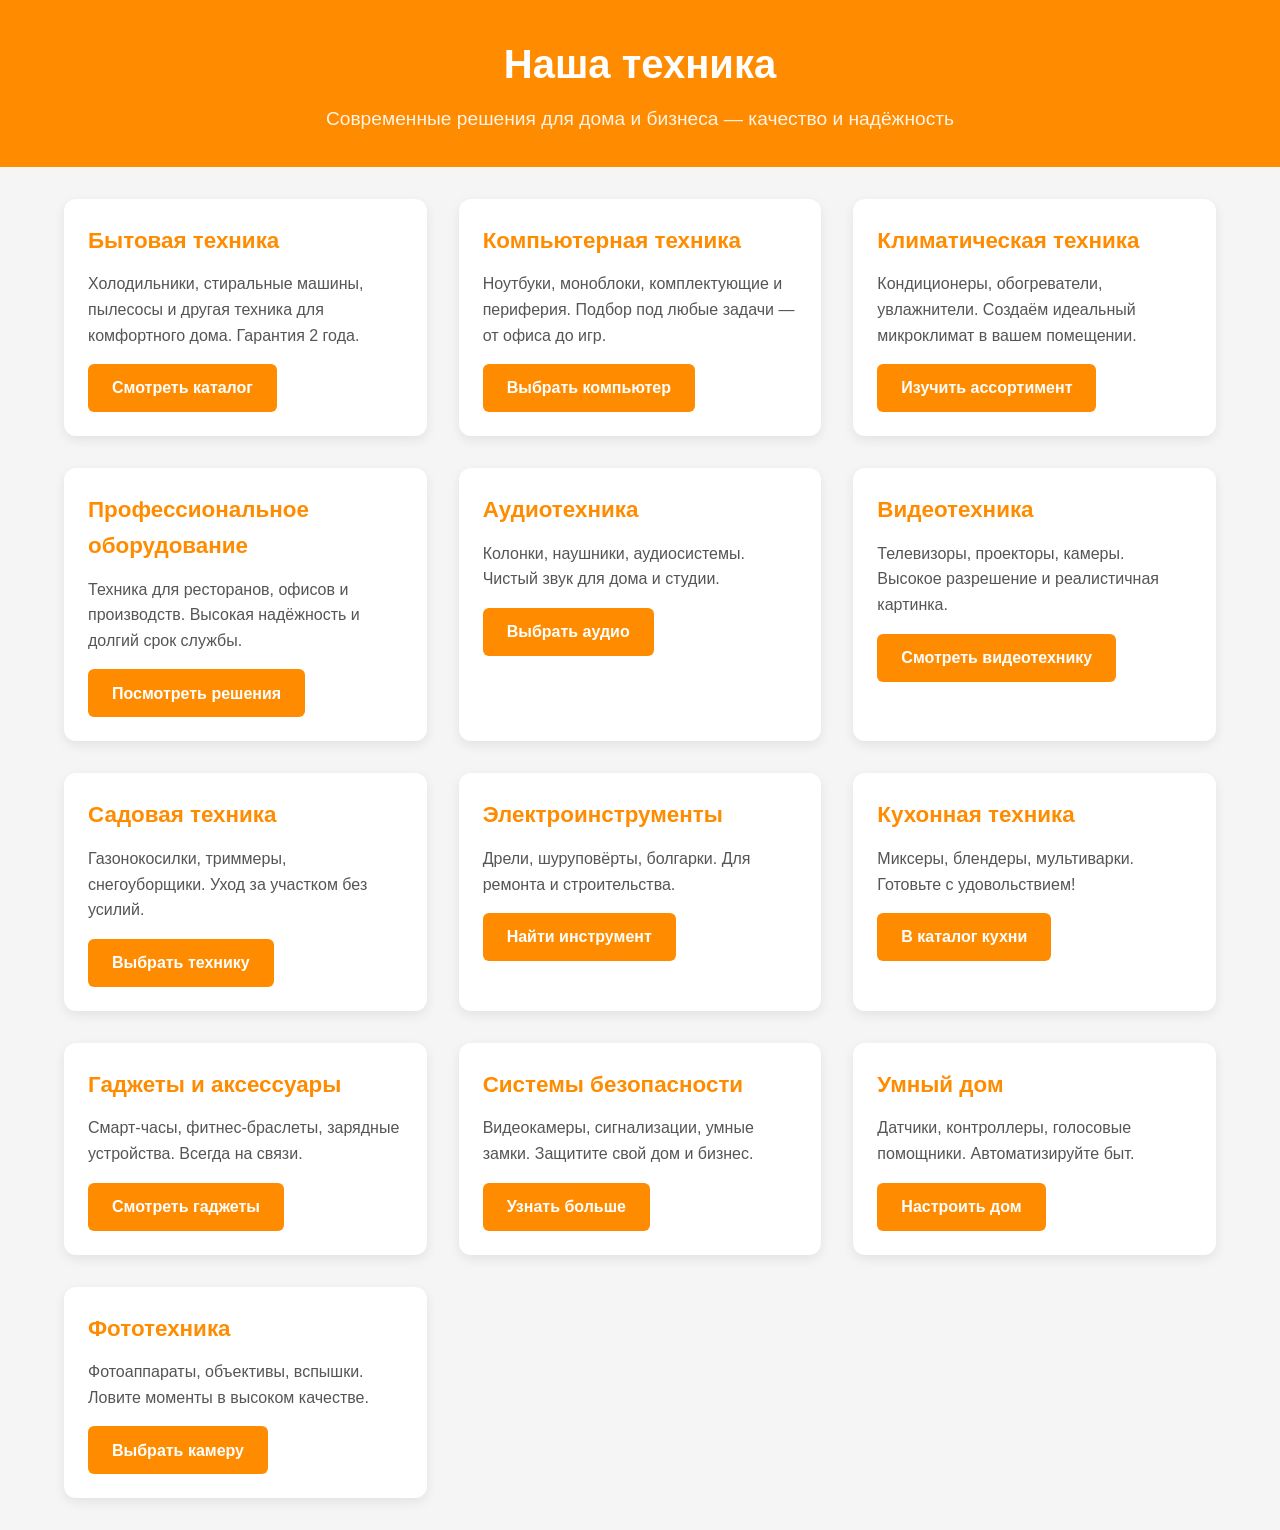
<file: services.html>
<!DOCTYPE html>
<html lang="ru">
<head>
    <meta charset="UTF-8">
    <meta name="viewport" content="width=device-width, initial-scale=1.0">
    <title>JCompony</title>
    <link rel="stylesheet" href="services.css">
             <link rel="icon" type="image/png" href="/favicon-96x96.png" sizes="96x96" />
      <link rel="icon" type="image/svg+xml" href="/favicon.svg" />
      <link rel="shortcut icon" href="/favicon.ico" />
      <link rel="apple-touch-icon" sizes="180x180" href="/apple-touch-icon.png" />
      <link rel="manifest" href="/site.webmanifest" />
</head>
<body>
    <header class="header">
        <h1>Наша техника</h1>
        <p>Современные решения для дома и бизнеса — качество и надёжность</p>
    </header>

    <div class="container">
        <div class="services-grid">
            <!-- 1. Бытовая техника -->
            <div class="service-card">
                <!-- <img src="" alt="Бытовая техника"> -->
                <div class="service-content">
                    <h3>Бытовая техника</h3>
                    <p>Холодильники, стиральные машины, пылесосы и другая техника для комфортного дома. Гарантия 2 года.</p>
                    <a href="#household" class="btn">Смотреть каталог</a>
                </div>
            </div>

            <!-- 2. Компьютерная техника -->
            <div class="service-card">
                <!-- <img src="" alt="Компьютерная техника"> -->
                <div class="service-content">
                    <h3>Компьютерная техника</h3>
                    <p>Ноутбуки, моноблоки, комплектующие и периферия. Подбор под любые задачи — от офиса до игр.</p>
                    <a href="#computers" class="btn">Выбрать компьютер</a>
                </div>
            </div>

            <!-- 3. Климатическая техника -->
            <div class="service-card">
                <!-- <img src="" alt="Климатическая техника"> -->
                <div class="service-content">
                    <h3>Климатическая техника</h3>
                    <p>Кондиционеры, обогреватели, увлажнители. Создаём идеальный микроклимат в вашем помещении.</p>
                    <a href="#climate" class="btn">Изучить ассортимент</a>
                </div>
            </div>

            <!-- 4. Профессиональное оборудование -->
            <div class="service-card">
                <!-- <img src="" alt="Профессиональное оборудование"> -->
                <div class="service-content">
                    <h3>Профессиональное оборудование</h3>
                    <p>Техника для ресторанов, офисов и производств. Высокая надёжность и долгий срок службы.</p>
                    <a href="#professional" class="btn">Посмотреть решения</a>
                </div>
            </div>

            <!-- 5. Аудиотехника -->
            <div class="service-card">
                <!-- <img src="" alt="Аудиотехника"> -->
                <div class="service-content">
                    <h3>Аудиотехника</h3>
                    <p>Колонки, наушники, аудиосистемы. Чистый звук для дома и студии.</p>
                    <a href="#audio" class="btn">Выбрать аудио</a>
                </div>
            </div>

            <!-- 6. Видеотехника -->
            <div class="service-card">
                <!-- <img src="" alt="Видеотехника"> -->
                <div class="service-content">
                    <h3>Видеотехника</h3>
                    <p>Телевизоры, проекторы, камеры. Высокое разрешение и реалистичная картинка.</p>
                    <a href="#video" class="btn">Смотреть видеотехнику</a>
                </div>
            </div>

            <!-- 7. Садовая техника -->
            <div class="service-card">
                <!-- <img src="" alt="Садовая техника"> -->
                <div class="service-content">
                    <h3>Садовая техника</h3>
                    <p>Газонокосилки, триммеры, снегоуборщики. Уход за участком без усилий.</p>
                    <a href="#garden" class="btn">Выбрать технику</a>
                </div>
            </div>

            <!-- 8. Инструменты -->
            <div class="service-card">
                <!-- <img src="" alt="Инструменты"> -->
                <div class="service-content">
                    <h3>Электроинструменты</h3>
                    <p>Дрели, шуруповёрты, болгарки. Для ремонта и строительства.</p>
                    <a href="#tools" class="btn">Найти инструмент</a>
                </div>
            </div>

            <!-- 9. Техника для кухни -->
            <div class="service-card">
                <!-- <img src="" alt="Техника для кухни"> -->
                <div class="service-content">
                    <h3>Кухонная техника</h3>
                    <p>Миксеры, блендеры, мультиварки. Готовьте с удовольствием!</p>
                    <a href="#kitchen" class="btn">В каталог кухни</a>
                </div>
            </div>

            <!-- 10. Гаджеты -->
            <div class="service-card">
                <!-- <img src="" alt="Гаджеты"> -->
                <div class="service-content">
                    <h3>Гаджеты и аксессуары</h3>
                    <p>Смарт‑часы, фитнес‑браслеты, зарядные устройства. Всегда на связи.</p>
                    <a href="#gadgets" class="btn">Смотреть гаджеты</a>
                </div>
            </div>

            <!-- 11. Безопасность -->
            <div class="service-card">
                <!-- <img src="" alt="Системы безопасности"> -->
                <div class="service-content">
                    <h3>Системы безопасности</h3>
                    <p>Видеокамеры, сигнализации, умные замки. Защитите свой дом и бизнес.</p>
                    <a href="#security" class="btn">Узнать больше</a>
                </div>
            </div>

            <!-- 12. Умный дом -->
            <div class="service-card">
                <!-- <img src="" alt="Умный дом"> -->
                <div class="service-content">
                    <h3>Умный дом</h3>
                    <p>Датчики, контроллеры, голосовые помощники. Автоматизируйте быт.</p>
                    <a href="#smart" class="btn">Настроить дом</a>
                </div>
            </div>

            <!-- 13. Фототехника -->
            <div class="service-card">
                <!-- <img src="" alt="Фототехника"> -->
                <div class="service-content">
                    <h3>Фототехника</h3>
                    <p>Фотоаппараты, объективы, вспышки. Ловите моменты в высоком качестве.</p>
                    <a href="#photo" class="btn">Выбрать камеру</a>
                </div>
            </div>
</file>
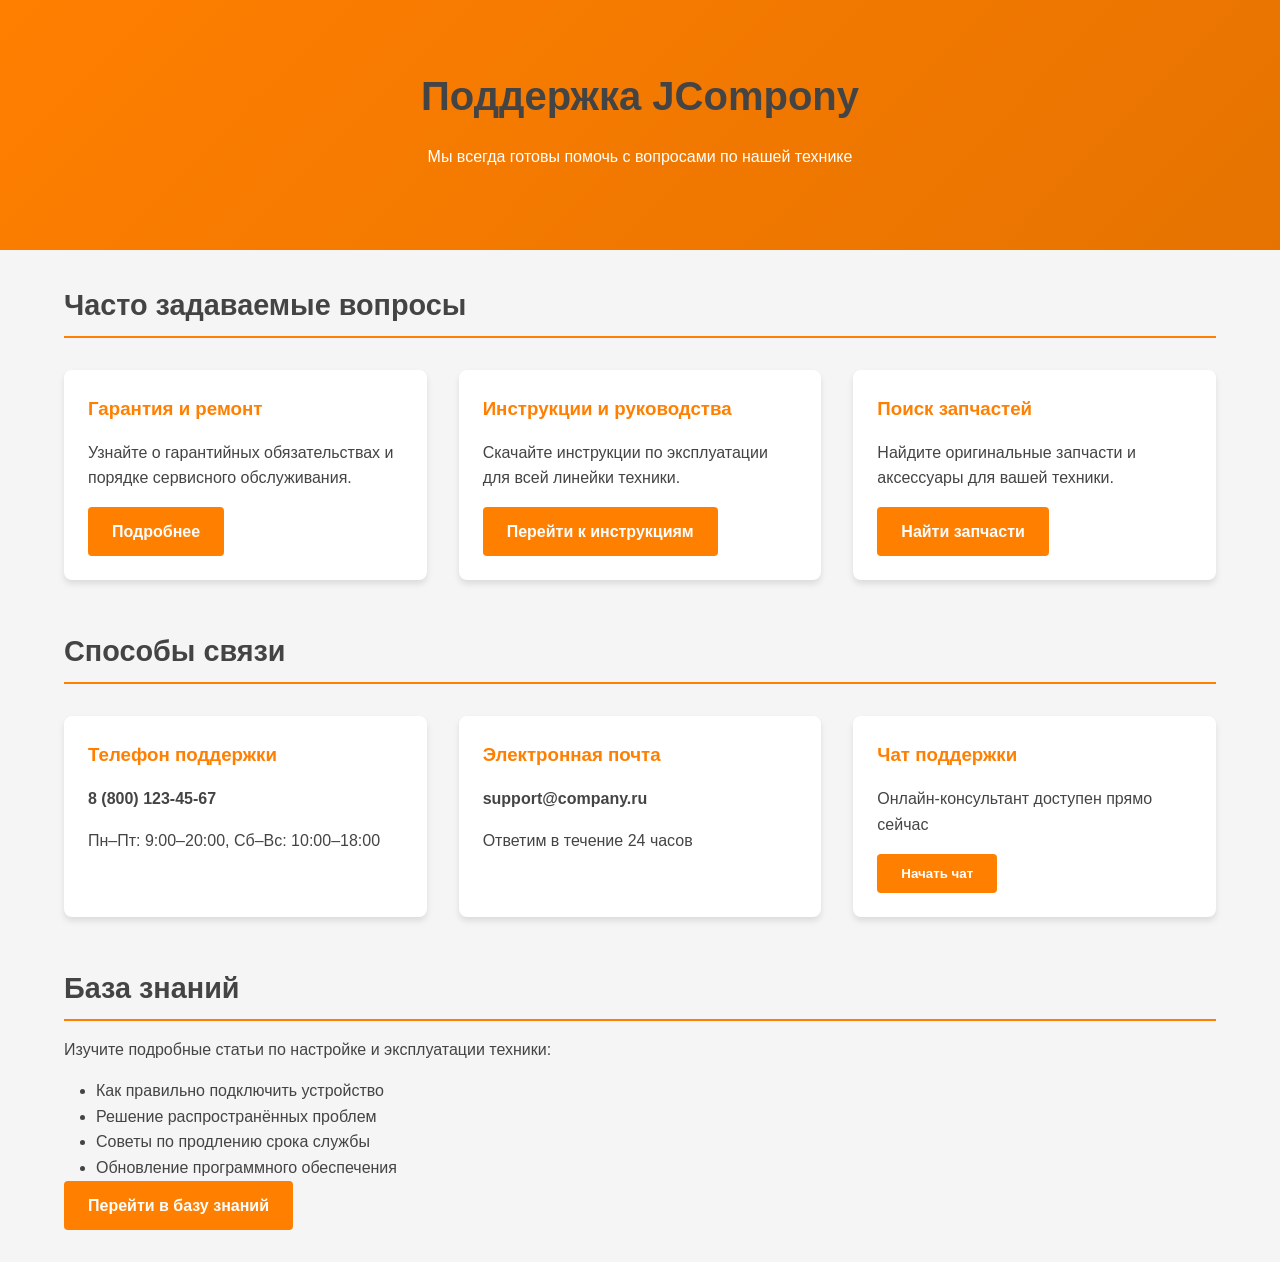
<file: support.html>
<!DOCTYPE html>
<html lang="ru">
<head>
    <meta charset="UTF-8">
    <title>Поддержка — [Название компании]</title>
    <link rel="stylesheet" href="support.css">
             <link rel="icon" type="image/png" href="/favicon-96x96.png" sizes="96x96" />
      <link rel="icon" type="image/svg+xml" href="/favicon.svg" />
      <link rel="shortcut icon" href="/favicon.ico" />
      <link rel="apple-touch-icon" sizes="180x180" href="/apple-touch-icon.png" />
      <link rel="manifest" href="/site.webmanifest" />
</head>
<body>
    <header>
        <div class="container">
            <h1>Поддержка JCompony</h1>
            <p>Мы всегда готовы помочь с вопросами по нашей технике</p>
        </div>
    </header>

    <main class="container">
        <section>
            <h2>Часто задаваемые вопросы</h2>
            <div class="support-grid">
                <div class="card">
                    <h3>Гарантия и ремонт</h3>
                    <p>Узнайте о гарантийных обязательствах и порядке сервисного обслуживания.</p>
                    <a href="#" class="btn">Подробнее</a>
                </div>
                <div class="card">
                    <h3>Инструкции и руководства</h3>
                    <p>Скачайте инструкции по эксплуатации для всей линейки техники.</p>
                    <a href="#" class="btn">Перейти к инструкциям</a>
                </div>
                <div class="card">
                    <h3>Поиск запчастей</h3>
                    <p>Найдите оригинальные запчасти и аксессуары для вашей техники.</p>
                    <a href="#" class="btn">Найти запчасти</a>
                </div>
            </div>
        </section>

        <section class="contact-section">
            <h2>Способы связи</h2>
            <div class="support-grid">
                <div class="card">
                    <h3>Телефон поддержки</h3>
                    <p><strong>8 (800) 123-45-67</strong></p>
                    <p>Пн–Пт: 9:00–20:00, Сб–Вс: 10:00–18:00</p>
                </div>
                <div class="card">
                    <h3>Электронная почта</h3>
                    <p><strong>support@company.ru</strong></p>
                    <p>Ответим в течение 24 часов</p>
                </div>
                <div class="card">
                    <h3>Чат поддержки</h3>
                    <p>Онлайн‑консультант доступен прямо сейчас</p>
                    <button class="btn">Начать чат</button>
                </div>
            </div>
        </section>

        <section class="knowledge-section">
            <h2>База знаний</h2>
            <p>Изучите подробные статьи по настройке и эксплуатации техники:</p>
            <ul>
                <li>Как правильно подключить устройство</li>
                <li>Решение распространённых проблем</li>
                <li>Советы по продлению срока службы</li>
                <li>Обновление программного обеспечения</li>
            </ul>
            <a href="#" class="btn">Перейти в базу знаний</a>
        </section>
    </main>
</body>
</html>
</file>
<file: services.css>
* {
    margin: 0;
    padding: 0;
    box-sizing: border-box;
    font-family: 'Segoe UI', Tahoma, Geneva, Verdana, sans-serif;
}

body {
    background-color: #f5f5f5;
    color: #333;
    line-height: 1.6;
}

.header {
    background-color: #ff8c00;
    color: white;
    text-align: center;
    padding: 2rem 0;
}

.header h1 {
    font-size: 2.5rem;
    margin-bottom: 0.5rem;
}

.header p {
    font-size: 1.2rem;
    opacity: 0.9;
}

.container {
    width: 90%;
    max-width: 1200px;
    margin: 2rem auto;
}

.services-grid {
    display: grid;
    grid-template-columns: repeat(auto-fit, minmax(300px, 1fr));
    gap: 2rem;
    margin-top: 2rem;
}

.service-card {
    background-color: white;
    border-radius: 12px;
    overflow: hidden;
    box-shadow: 0 4px 12px rgba(0, 0, 0, 0.08);
    transition: transform 0.3s ease, box-shadow 0.3s ease;
}

.service-card:hover {
    transform: translateY(-5px);
    box-shadow: 0 8px 20px rgba(0, 0, 0, 0.12);
}

.service-card img {
    width: 100%;
    height: 200px;
    object-fit: cover;
}

.service-content {
    padding: 1.5rem;
}

.service-content h3 {
    color: #ff8c00;
    margin-bottom: 0.8rem;
    font-size: 1.4rem;
}

.service-content p {
    color: #555;
    margin-bottom: 1rem;
}

.btn {
    display: inline-block;
    background-color: #ff8c00;
    color: white;
    padding: 0.7rem 1.5rem;
    border-radius: 6px;
    text-decoration: none;
    font-weight: 600;
    transition: background-color 0.3s ease;
}

.btn:hover {
    background-color: #e67e00;
}

.footer {
    background-color: #444;
    color: white;
    text-align: center;
    padding: 2rem 0;
    margin-top: 4rem;
}

@media (max-width: 768px) {
    .header h1 {
        font-size: 2rem;
    }
    .container {
        width: 95%;
    }
}
</file>
<file: support.css>
:root {
    --orange: #FF7F00;
    --dark-orange: #E67300;
    --light-gray: #F5F5F5;
    --medium-gray: #888888;
    --dark-gray: #444444;
    --white: #FFFFFF;
}

* {
    margin: 0;
    padding: 0;
    box-sizing: border-box;
}

body {
    font-family: 'Arial', sans-serif;
    line-height: 1.6;
    color: var(--dark-gray);
    background-color: var(--light-gray);
}

header {
    background: linear-gradient(135deg, var(--orange) 0%, var(--dark-orange) 100%);
    color: var(--white);
    padding: 2rem 0;
    text-align: center;
}

.container {
    width: 90%;
    max-width: 1200px;
    margin: 0 auto;
    padding: 2rem 0;
}

h1, h2, h3 {
    margin-bottom: 1rem;
    color: var(--dark-gray);
}

h1 {
    font-size: 2.5rem;
}

h2 {
    border-bottom: 2px solid var(--orange);
    padding-bottom: 0.5rem;
    font-size: 1.8rem;
}

p {
    margin-bottom: 1rem;
}

.support-grid {
    display: grid;
    grid-template-columns: repeat(auto-fit, minmax(300px, 1fr));
    gap: 2rem;
    margin-top: 2rem;
}

.card {
    background: var(--white);
    border-radius: 8px;
    padding: 1.5rem;
    box-shadow: 0 4px 6px rgba(0, 0, 0, 0.1);
    transition: transform 0.3s ease;
}

.card:hover {
    transform: translateY(-5px);
}

.card h3 {
    color: var(--orange);
    margin-bottom: 1rem;
}

.btn {
    display: inline-block;
    background-color: var(--orange);
    color: white;
    padding: 0.75rem 1.5rem;
    border: none;
    border-radius: 4px;
    text-decoration: none;
    font-weight: bold;
    cursor: pointer;
    transition: background-color 0.3s;
}

.btn:hover {
    background-color: var(--dark-orange);
}

footer {
    background-color: var(--dark-gray);
    color: var(--white);
    text-align: center;
    padding: 1.5rem 0;
    margin-top: 3rem;
}

.contact-section,
.knowledge-section {
    margin-top: 3rem;
}

ul {
    margin-left: 2rem;
    margin-top: 1rem;
}
</file>
